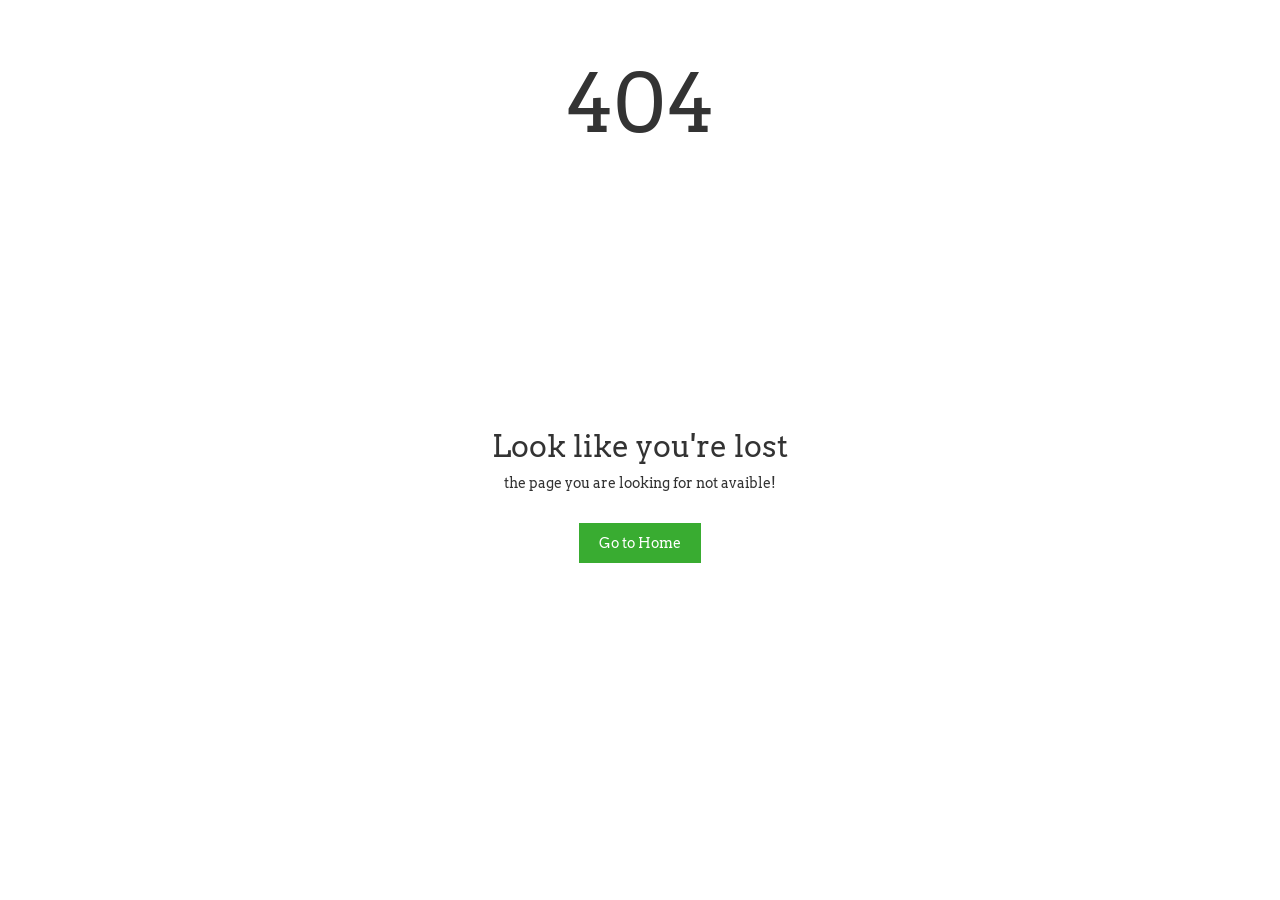
<file: 404 Page Not Found/index.html>
<!DOCTYPE html>
<html lang="en" >
<head>
  <meta charset="UTF-8">
  <title>404 page</title>
  <link rel='stylesheet' href='https://cdnjs.cloudflare.com/ajax/libs/twitter-bootstrap/3.3.7/css/bootstrap.min.css'>
<link rel='stylesheet' href='https://fonts.googleapis.com/css?family=Arvo'><link rel="stylesheet" href="./style.css">

</head>
<body>
<!-- partial:index.partial.html -->
<section class="page_404">
	<div class="container">
		<div class="row">	
		<div class="col-sm-12 ">
		<div class="col-sm-10 col-sm-offset-1  text-center">
		<div class="four_zero_four_bg">
			<h1 class="text-center ">404</h1>
		
		
		</div>
		
		<div class="contant_box_404">
		<h3 class="h2">
		Look like you're lost
		</h3>
		
		<p>the page you are looking for not avaible!</p>
		
		<a href="" class="link_404">Go to Home</a>
	</div>
		</div>
		</div>
		</div>
	</div>
</section>
<!-- partial -->
  
</body>
</html>
</file>
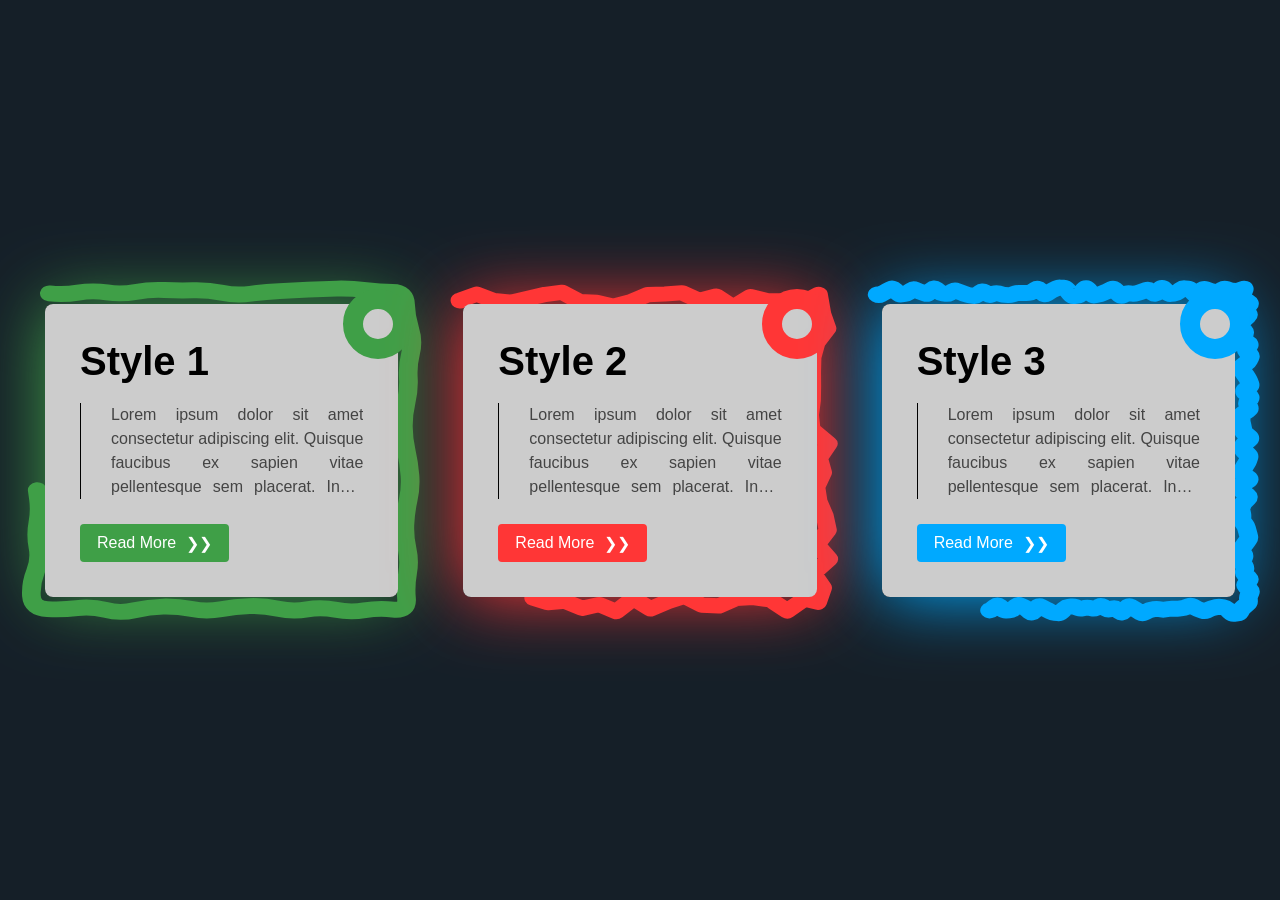
<file: Animated Border Cards/index.html>
<!DOCTYPE html>
<html lang="en">

  <head>
    <meta charset="UTF-8">
    <title>Animated Border Cards</title>
    <meta name="viewport" content="width=device-width, initial-scale=1"><link rel="stylesheet" href="./style.css">

  </head>
    
  <body>
  <article>

	<section class="sectionWrapper">

		<section id="_boxes">

			<ul>

				<li>

					<figure>

						<h2>
							Style 1
						</h2>

						<figcaption>
							Lorem ipsum dolor sit amet consectetur adipiscing elit. Quisque faucibus ex sapien vitae pellentesque sem placerat. In id cursus mi pretium tellus duis convallis. Tempus leo eu aenean sed diam urna tempor. Pulvinar vivamus fringilla lacus nec metus bibendum egestas. Iaculis massa nisl malesuada lacinia integer nunc posuere. Ut hendrerit semper vel class aptent taciti sociosqu. Ad litora torquent per conubia nostra inceptos himenaeos.
						</figcaption>

						<a href="javascript:void(0);" title="Read More">
							<em>Read More</em>
							<i>&#10095;&#10095;</i>
						</a>

					</figure>

					<svg preserveAspectRatio="none" stroke="#3F9F47" stroke-width="5" stroke-linejoin="round" stroke-linecap="round" viewBox="0 0 108 108" fill="none" xmlns="http://www.w3.org/2000/svg">
						<path d="M7.84999 4.52304C10.4167 4.87174 12.9833 4.7961 15.55 4.29611C18.1167 3.79612 20.6833 3.77393 23.25 4.22954C25.8167 4.68515 28.3833 4.63313 30.95 4.07349C33.5167 3.51385 36.0833 3.30905 38.65 3.45907C41.2167 3.6091 43.7833 3.64025 46.35 3.55252C48.9167 3.46479 51.4833 3.72872 54.05 4.34432C56.6167 4.95992 59.1833 5.05995 61.75 4.64441C64.3167 4.22888 66.8833 3.95074 69.45 3.81001C72.0167 3.66928 74.5833 3.51867 77.15 3.35817C79.7167 3.19768 82.2833 3.08289 84.85 3.0138C87.4166 2.94472 89.9833 3.10282 92.55 3.48811C95.1167 3.8734 97.5238 4.0717 99.7714 4.08301C102.019 4.09432 103.173 5.38331 103.232 7.94997C103.292 10.5166 103.67 13.0833 104.365 15.65C105.06 18.2166 105.138 20.7833 104.597 23.35C104.057 25.9166 103.853 28.4833 103.984 31.05C104.115 33.6166 103.921 36.1833 103.402 38.75C102.883 41.3166 102.633 43.8833 102.652 46.45C102.671 49.0166 102.93 51.5833 103.427 54.15C103.924 56.7166 104.256 59.2833 104.424 61.85C104.592 64.4166 104.434 66.9833 103.95 69.5499C103.466 72.1166 103.173 74.6833 103.071 77.2499C102.968 79.8166 103.161 82.3833 103.649 84.9499C104.137 87.5166 104.182 90.0833 103.785 92.6499C103.388 95.2166 103.291 97.854 103.494 100.562C103.698 103.27 102.517 104.445 99.95 104.088C97.3834 103.73 94.8167 103.807 92.25 104.318C89.6834 104.83 87.1167 104.777 84.55 104.159C81.9834 103.541 79.4167 103.494 76.8501 104.017C74.2834 104.54 71.7167 104.474 69.1501 103.82C66.5834 103.165 64.0167 102.893 61.4501 103.003C58.8834 103.114 56.3167 103.442 53.7501 103.989C51.1834 104.536 48.6167 104.517 46.0501 103.933C43.4834 103.348 40.9167 103.085 38.3501 103.144C35.7834 103.202 33.2167 103.585 30.65 104.292C28.0834 104.999 25.5167 104.974 22.95 104.217C20.3834 103.46 17.8167 103.267 15.25 103.638C12.6834 104.009 10.049 104.112 7.3471 103.947C4.64516 103.782 3.21816 102.417 3.06612 99.85C2.91407 97.2833 3.27189 94.7166 4.13956 92.15C5.00724 89.5833 5.22889 87.0166 4.80451 84.45C4.38014 81.8833 4.37256 79.3166 4.78179 76.75C5.19101 74.1833 5.23802 71.6166 4.92281 69.0499C4.60759 66.4833 4.31893 63.9166 4.05682 61.3499C3.7947 58.7833 3.76382 56.2166 3.96416 53.6499C4.1645 51.0832 4.12396 48.5166 3.84252 45.9499C3.56109 43.3832 3.70993 40.8166 4.28905 38.2499C4.86817 35.6832 5.17886 33.1165 5.22111 30.5499C5.26336 27.9832 4.95095 25.4165 4.28387 22.8499C3.61679 20.2832 3.15862 17.7165 2.90935 15.1499C2.66007 12.5832 2.77953 10.0832 3.26771 7.64992C3.7559 5.21663 5.28332 4.17434 7.84999 4.52304Z">
						</path>
					</svg>

				</li>

				<li>

					<figure>

						<h2>
							Style 2
						</h2>

						<figcaption>
							Lorem ipsum dolor sit amet consectetur adipiscing elit. Quisque faucibus ex sapien vitae pellentesque sem placerat. In id cursus mi pretium tellus duis convallis. Tempus leo eu aenean sed diam urna tempor. Pulvinar vivamus fringilla lacus nec metus bibendum egestas. Iaculis massa nisl malesuada lacinia integer nunc posuere. Ut hendrerit semper vel class aptent taciti sociosqu. Ad litora torquent per conubia nostra inceptos himenaeos.
						</figcaption>

						<a href="javascript:void(0);" title="Read More">
							<em>Read More</em>
							<i>&#10095;&#10095;</i>
						</a>

					</figure>

					<svg preserveAspectRatio="none" stroke="#FF3636" stroke-width="5" stroke-linejoin="round" stroke-linecap="round" viewBox="0 0 112 113" fill="none" xmlns="http://www.w3.org/2000/svg">
						<path d="M5.99995 7.0001H6.09995L10.75 4.97102L15.5 7.11381L20.25 7.65424L25 6.38528L29.75 5.07185L34.5 4.37598L39.25 7.4074L44 7.71973L48.75 9.00461L53.5 7.51571L58.2499 5.1471L63 4.93949L67.75 4.5446L72.5 7.10172L77.2499 5.61113L81.9999 9.29682L86.75 5.8137L91.5 7.16559L96.2499 7.20386L101 7.98377L105.75 5.04723L106.697 11.5001L108.122 16.2501L105.081 21.0001L103.973 25.7501L103.867 30.5001L103.895 35.2501L103.822 40.0001L103.304 44.7501L103.708 49.5001L108.454 54.2501L105.779 59.0001L106.911 63.7501L105.035 68.5001L105.647 73.2501L107.383 78.0001L108.242 82.7501L105.152 87.5001L108.615 92.2501L104.166 97.0001L106.903 101.75L105.494 106.5L101.75 105.427L96.9999 109.341L92.2499 105.701L87.4999 104.923L82.7499 105.233L78 107.709L73.25 107.43L68.5 104.508L63.75 106.291L59 108.664L54.25 105.196L49.5 109.575L44.75 107.241L39.9999 108.489L35.25 106.15L30.5 106.605L25.75 104.843L20.9999 108.664L16.25 106.547L11.5 106.779L6.74995 108.331L4.42624 103L8.16474 98.2501L8.15011 93.5001L5.73984 88.7501L4.98589 84.0001L6.8467 79.2501L5.48534 74.5001L8.23187 69.7501L6.24534 65.0001L4.77584 60.2501L6.44667 55.5001L8.31979 50.7501L5.89976 46.0001L4.09119 41.2501L3.98213 36.5001L3.31506 31.7501L5.71742 27.0001L4.85499 22.2501L5.21783 17.5001L8.43265 12.7501L6.15278 8.00009L5.99995 7.0001Z">
						</path>
					</svg>

				</li>

				<li>

					<figure>

						<h2>
							Style 3
						</h2>

						<figcaption>
							Lorem ipsum dolor sit amet consectetur adipiscing elit. Quisque faucibus ex sapien vitae pellentesque sem placerat. In id cursus mi pretium tellus duis convallis. Tempus leo eu aenean sed diam urna tempor. Pulvinar vivamus fringilla lacus nec metus bibendum egestas. Iaculis massa nisl malesuada lacinia integer nunc posuere. Ut hendrerit semper vel class aptent taciti sociosqu. Ad litora torquent per conubia nostra inceptos himenaeos.
						</figcaption>

						<a href="javascript:void(0);" title="Read More">
							<em>Read More</em>
							<i>&#10095;&#10095;</i>
						</a>

					</figure>

					<svg preserveAspectRatio="none" stroke="#00A9FF" stroke-width="5" stroke-linejoin="round" stroke-linecap="round" viewBox="0 0 108 108" fill="none" xmlns="http://www.w3.org/2000/svg">
						<path d="M5.38753 4.89455C5.69587 5.09339 6.0042 5.09227 6.31253 4.89117L7.23753 4.28788C7.54587 4.08679 7.8542 3.88806 8.16253 3.69172L9.08753 3.10267C9.39587 2.90633 9.7042 2.98486 10.0125 3.33827L10.9375 4.39849C11.2459 4.7519 11.5542 4.90381 11.8625 4.85422L12.7875 4.70547C13.0959 4.65588 13.4042 4.50512 13.7125 4.25317L14.6375 3.49732C14.9459 3.24537 15.2542 3.19525 15.5625 3.34697L16.4875 3.8021C16.7959 3.95381 17.1042 4.09265 17.4125 4.21861L18.3375 4.5965C18.6459 4.72246 18.9542 4.61662 19.2625 4.27897L20.1875 3.26604C20.4959 2.92839 20.8042 2.90268 21.1125 3.18891L22.0375 4.04761C22.3459 4.33384 22.6542 4.49937 22.9625 4.5442L23.8875 4.6787C24.1959 4.72354 24.5042 4.64068 24.8125 4.43013L25.7375 3.79848C26.0459 3.58793 26.3542 3.55854 26.6625 3.71033L27.5875 4.16568C27.8959 4.31746 28.2042 4.45217 28.5125 4.5698L29.4375 4.92269C29.7459 5.04032 30.0542 5.12415 30.3625 5.17417L31.2875 5.32425C31.5959 5.37427 31.9042 5.26194 32.2125 4.98725L33.1375 4.16319C33.4459 3.8885 33.7542 3.8652 34.0625 4.0933L34.9875 4.77758C35.2959 5.00568 35.6042 5.05637 35.9125 4.92967L36.8375 4.54957C37.1459 4.42286 37.4542 4.41178 37.7625 4.5163L38.6875 4.82988C38.9959 4.9344 39.3042 4.9964 39.6125 5.01587L40.5375 5.07429C40.8459 5.09377 41.1542 5.04545 41.4625 4.92935L42.3875 4.58105C42.6959 4.46495 43.0042 4.40917 43.3125 4.4137L44.2375 4.42732C44.5459 4.43186 44.8542 4.42243 45.1625 4.39902L46.0875 4.32881C46.3959 4.30541 46.7042 4.17067 47.0125 3.92461L47.9375 3.18642C48.2459 2.94035 48.5542 3.00455 48.8625 3.37902L49.7875 4.50243C50.0959 4.8769 50.4042 4.94819 50.7125 4.71629L51.6375 4.0206C51.9459 3.7887 52.2542 3.58968 52.5625 3.42353L53.4875 2.9251C53.7959 2.75896 54.1042 2.68291 54.4125 2.69696L55.3375 2.7391C55.6459 2.75314 55.9542 2.98145 56.2625 3.42402L57.1875 4.75172C57.4959 5.19429 57.8042 5.39609 58.1125 5.35712L59.0375 5.2402C59.3459 5.20122 59.6542 4.9609 59.9625 4.51923L60.8875 3.19421C61.1959 2.75254 61.5042 2.7598 61.8125 3.216L62.7375 4.58461C63.0459 5.04081 63.3542 5.23096 63.6625 5.15507L64.5875 4.92738C64.8958 4.85149 65.2042 4.73895 65.5125 4.58977L66.4375 4.14223C66.7458 3.99305 67.0542 3.8288 67.3625 3.64947L68.2875 3.11148C68.5958 2.93215 68.9042 3.06258 69.2125 3.50278L70.1375 4.82338C70.4458 5.26358 70.7542 5.39299 71.0625 5.2116L71.9875 4.66744C72.2958 4.48606 72.6042 4.42419 72.9125 4.48183L73.8375 4.65476C74.1458 4.71241 74.4542 4.67917 74.7625 4.55505L75.6875 4.18269C75.9958 4.05858 76.3042 3.93477 76.6125 3.81127L77.5375 3.44078C77.8458 3.31728 78.1542 3.39268 78.4625 3.66698L79.3875 4.48989C79.6958 4.76419 80.0042 4.70676 80.3125 4.31761L81.2375 3.15014C81.5458 2.76099 81.8542 2.75009 82.1625 3.11746L83.0875 4.21958C83.3958 4.58695 83.7042 4.75298 84.0125 4.71767L84.9375 4.61176C85.2458 4.57645 85.5542 4.4194 85.8625 4.1406L86.7875 3.3042C87.0958 3.02539 87.4042 2.9036 87.7125 2.93881L88.6375 3.04445C88.9458 3.07967 89.2542 3.2896 89.5625 3.67426L90.4875 4.82823C90.7958 5.21289 91.1042 5.20121 91.4125 4.79318L92.3375 3.56911C92.6458 3.16109 92.9542 3.02207 93.2625 3.15205L94.1875 3.542C94.4958 3.67199 94.8042 3.78533 95.1125 3.88204L96.0375 4.17217C96.3458 4.26888 96.6542 4.20183 96.9625 3.97102L97.8875 3.27859C98.1958 3.04778 98.5042 2.99605 98.8125 3.12338L99.7375 3.5054C100.046 3.63274 100.354 3.70154 100.662 3.71179L101.587 3.74255C101.896 3.7528 102.204 3.68358 102.512 3.53488L103.437 3.08879C103.746 2.94009 103.797 3.10608 103.59 3.58674L102.97 5.02872C102.763 5.50938 102.882 5.90387 103.327 6.21221L104.662 7.13721C105.108 7.44554 105.209 7.75387 104.966 8.0622L104.238 8.9872C103.995 9.29554 103.963 9.60387 104.142 9.9122L104.677 10.8372C104.856 11.1455 104.808 11.4539 104.532 11.7622L103.705 12.6872C103.429 12.9955 103.227 13.3039 103.098 13.6122L102.711 14.5372C102.583 14.8455 102.642 15.1539 102.889 15.4622L103.63 16.3872C103.877 16.6955 103.886 17.0039 103.657 17.3122L102.97 18.2372C102.741 18.5455 102.843 18.8539 103.275 19.1622L104.571 20.0872C105.003 20.3955 105.127 20.7039 104.944 21.0122L104.394 21.9372C104.21 22.2455 104.23 22.5539 104.451 22.8622L105.117 23.7872C105.339 24.0955 105.381 24.4039 105.244 24.7122L104.833 25.6372C104.696 25.9455 104.455 26.2539 104.111 26.5622L103.078 27.4872C102.734 27.7955 102.661 28.1039 102.86 28.4122L103.455 29.3372C103.654 29.6455 103.837 29.9539 104.006 30.2622L104.511 31.1872C104.68 31.4955 104.814 31.8039 104.915 32.1122L105.215 33.0372C105.316 33.3455 105.214 33.6539 104.911 33.9622L104.001 34.8872C103.698 35.1955 103.705 35.5039 104.022 35.8122L104.975 36.7372C105.292 37.0455 105.368 37.3539 105.202 37.6622L104.703 38.5872C104.537 38.8955 104.512 39.2039 104.629 39.5122L104.979 40.4372C105.095 40.7455 104.972 41.0539 104.61 41.3622L103.522 42.2872C103.16 42.5955 102.966 42.9039 102.94 43.2122L102.862 44.1372C102.836 44.4456 102.851 44.7539 102.908 45.0622L103.077 45.9872C103.134 46.2956 103.189 46.6039 103.244 46.9122L103.406 47.8372C103.46 48.1456 103.65 48.4539 103.976 48.7622L104.952 49.6872C105.278 49.9956 105.287 50.3039 104.98 50.6122L104.059 51.5372C103.752 51.8456 103.576 52.1539 103.531 52.4622L103.396 53.3872C103.351 53.6956 103.474 54.0039 103.764 54.3123L104.634 55.2373C104.924 55.5456 105.026 55.8539 104.941 56.1623L104.683 57.0873C104.598 57.3956 104.472 57.7039 104.306 58.0123L103.809 58.9373C103.643 59.2456 103.516 59.5539 103.427 59.8623L103.161 60.7873C103.072 61.0956 103.219 61.4039 103.601 61.7123L104.748 62.6373C105.13 62.9456 105.103 63.2539 104.667 63.5623L103.359 64.4873C102.923 64.7956 102.737 65.104 102.801 65.4123L102.995 66.3373C103.06 66.6456 103.252 66.954 103.573 67.2623L104.536 68.1873C104.857 68.4956 104.882 68.804 104.613 69.1123L103.803 70.0373C103.533 70.3456 103.343 70.654 103.231 70.9623L102.897 71.8873C102.785 72.1956 102.76 72.504 102.821 72.8123L103.005 73.7373C103.066 74.0456 103.094 74.354 103.088 74.6623L103.069 75.5873C103.063 75.8957 103.152 76.204 103.336 76.5123L103.889 77.4373C104.074 77.7457 104.203 78.054 104.278 78.3623L104.501 79.2873C104.576 79.5957 104.646 79.904 104.711 80.2123L104.907 81.1373C104.972 81.4457 104.911 81.754 104.723 82.0623L104.161 82.9873C103.974 83.2957 103.786 83.604 103.599 83.9123L103.035 84.8373C102.847 85.1457 102.835 85.454 102.998 85.7624L103.488 86.6874C103.651 86.9957 103.673 87.304 103.552 87.6124L103.19 88.5374C103.07 88.8457 103.087 89.154 103.242 89.4624L103.707 90.3874C103.862 90.6957 103.913 91.004 103.86 91.3124L103.701 92.2374C103.648 92.5457 103.751 92.8541 104.011 93.1624L104.789 94.0874C105.049 94.3957 105.074 94.7041 104.866 95.0124L104.242 95.9374C104.033 96.2457 104.056 96.5541 104.31 96.8624L105.072 97.7874C105.325 98.0957 105.396 98.4041 105.284 98.7124L104.948 99.6374C104.835 99.9457 104.787 100.254 104.801 100.562L104.845 101.487C104.86 101.796 104.714 102.104 104.408 102.412L103.491 103.337C103.185 103.646 102.976 103.92 102.862 104.159L102.521 104.877C102.407 105.116 102.196 105.256 101.887 105.296L100.962 105.418C100.654 105.458 100.346 105.31 100.037 104.972L99.1124 103.958C98.804 103.62 98.4957 103.426 98.1874 103.375L97.2624 103.223C96.954 103.172 96.6457 103.191 96.3373 103.279L95.4123 103.545C95.104 103.633 94.7957 103.76 94.4873 103.925L93.5623 104.419C93.254 104.584 92.9457 104.606 92.6373 104.483L91.7123 104.115C91.404 103.993 91.0957 103.831 90.7873 103.631L89.8623 103.029C89.554 102.829 89.2457 102.8 88.9373 102.942L88.0123 103.368C87.704 103.51 87.3957 103.602 87.0873 103.642L86.1623 103.763C85.854 103.804 85.5456 103.824 85.2373 103.825L84.3123 103.828C84.004 103.828 83.6956 103.857 83.3873 103.913L82.4623 104.082C82.154 104.138 81.8456 104.138 81.5373 104.081L80.6123 103.911C80.304 103.854 79.9956 103.862 79.6873 103.936L78.7623 104.159C78.454 104.233 78.1456 104.364 77.8373 104.552L76.9123 105.116C76.604 105.304 76.2956 105.288 75.9873 105.069L75.0623 104.411C74.7539 104.192 74.4456 103.977 74.1373 103.767L73.2123 103.138C72.9039 102.928 72.5956 103.026 72.2873 103.431L71.3623 104.646C71.0539 105.051 70.7456 105.115 70.4373 104.837L69.5123 104.003C69.2039 103.725 68.8956 103.632 68.5873 103.723L67.6623 103.996C67.3539 104.087 67.0456 104.023 66.7373 103.806L65.8123 103.154C65.5039 102.937 65.1956 102.911 64.8872 103.078L63.9622 103.577C63.6539 103.744 63.3456 103.795 63.0372 103.732L62.1122 103.54C61.8039 103.476 61.4956 103.476 61.1872 103.539L60.2622 103.729C59.9539 103.792 59.6456 103.759 59.3372 103.631L58.4122 103.245C58.1039 103.116 57.7956 103.071 57.4872 103.109L56.5622 103.224C56.2539 103.262 55.9456 103.447 55.6372 103.779L54.7122 104.775C54.4039 105.107 54.0955 105.26 53.7872 105.233L52.8622 105.153C52.5539 105.126 52.2455 105.015 51.9372 104.82L51.0122 104.236C50.7039 104.041 50.3955 103.851 50.0872 103.666L49.1622 103.11C48.8539 102.925 48.5455 103.035 48.2372 103.442L47.3122 104.662C47.0039 105.069 46.6955 105.124 46.3872 104.826L45.4622 103.934C45.1539 103.636 44.8455 103.41 44.5372 103.254L43.6122 102.788C43.3039 102.632 42.9955 102.702 42.6872 102.997L41.7622 103.881C41.4539 104.176 41.1455 104.332 40.8372 104.35L39.9122 104.403C39.6038 104.421 39.2955 104.273 38.9872 103.959L38.0622 103.015C37.7538 102.701 37.4455 102.695 37.1372 102.997L36.2122 103.903C35.9038 104.206 35.5955 104.367 35.2872 104.389L34.3622 104.454C34.0538 104.475 33.7455 104.34 33.4372 104.049L32.5122 103.176C32.2038 102.885 31.8955 102.883 31.5872 103.172L30.6621 104.037C30.3538 104.325 30.0455 104.378 29.7371 104.195L28.8121 103.646C28.5038 103.463 28.1955 103.445 27.8871 103.592L26.9621 104.031C26.6538 104.178 26.3455 104.23 26.0371 104.189L25.1121 104.065C24.8038 104.024 24.4955 104.122 24.1871 104.361L23.2621 105.078C22.9538 105.316 22.6455 105.215 22.3371 104.773L21.4121 103.447C21.1038 103.005 20.7954 102.879 20.4871 103.07L19.5621 103.641C19.2538 103.832 18.9454 103.916 18.6371 103.893L17.7121 103.825C17.4038 103.803 17.0954 103.694 16.7871 103.498L15.8621 102.912C15.5538 102.716 15.2454 102.734 14.9371 102.965L14.0121 103.659C13.7038 103.891 13.3954 104.041 13.0871 104.11L12.1621 104.318C11.8538 104.388 11.5454 104.469 11.2371 104.563L10.3121 104.842C10.0037 104.936 9.69541 105.01 9.38708 105.065L8.46208 105.229C8.15374 105.284 7.84541 105.269 7.53707 105.183L6.61207 104.927C6.30373 104.841 5.9954 104.766 5.68707 104.7L4.76207 104.503C4.45373 104.437 4.25964 104.242 4.17978 103.916L3.9402 102.938C3.86035 102.612 3.92186 102.295 4.12475 101.987L4.73341 101.062C4.9363 100.753 4.8632 100.445 4.51412 100.137L3.46688 99.2118C3.11779 98.9034 3.03939 98.5951 3.23168 98.2868L3.80853 97.3618C4.00081 97.0534 4.11235 96.7451 4.14314 96.4368L4.23553 95.5118C4.26633 95.2034 4.32972 94.8951 4.42572 94.5868L4.7137 93.6618C4.80969 93.3534 4.8733 93.0451 4.90452 92.7367L4.99818 91.8118C5.0294 91.5034 4.93921 91.1951 4.7276 90.8867L4.09276 89.9617C3.88114 89.6534 3.8728 89.3451 4.06773 89.0367L4.65253 88.1117C4.84746 87.8034 4.8109 87.4951 4.54286 87.1867L3.73872 86.2617C3.47068 85.9534 3.43631 85.6451 3.63561 85.3367L4.23352 84.4117C4.43282 84.1034 4.39829 83.7951 4.12993 83.4867L3.32483 82.5617C3.05647 82.2534 3.02704 81.945 3.23654 81.6367L3.86507 80.7117C4.07458 80.4034 4.18977 80.095 4.21065 79.7867L4.27328 78.8617C4.29416 78.5534 4.36953 78.245 4.4994 77.9367L4.88899 77.0117C5.01885 76.7034 4.96311 76.395 4.72177 76.0867L3.99773 75.1617C3.75638 74.8534 3.75933 74.545 4.00656 74.2367L4.74826 73.3117C4.9955 73.0034 5.11535 72.695 5.10782 72.3867L5.08523 71.4617C5.0777 71.1534 4.88683 70.845 4.51261 70.5367L3.38997 69.6117C3.01576 69.3033 2.90919 68.995 3.07027 68.6867L3.55351 67.7617C3.7146 67.4533 3.90837 67.145 4.13484 66.8367L4.81426 65.9117C5.04073 65.6033 4.95917 65.295 4.56957 64.9867L3.40078 64.0617C3.01118 63.7533 2.96864 63.445 3.27315 63.1367L4.18667 62.2117C4.49118 61.9033 4.66097 61.595 4.69605 61.2866L4.80127 60.3616C4.83634 60.0533 4.77999 59.745 4.6322 59.4366L4.18885 58.5116C4.04106 58.2033 3.96118 57.895 3.94921 57.5866L3.91328 56.6616C3.9013 56.3533 3.99838 56.045 4.20451 55.7366L4.8229 54.8116C5.02903 54.5033 5.00279 54.195 4.74418 53.8866L3.96833 52.9616C3.70972 52.6533 3.50144 52.345 3.34351 52.0366L2.86972 51.1116C2.71179 50.8033 2.78543 50.4949 3.09065 50.1866L4.00629 49.2616C4.31151 48.9533 4.49031 48.6449 4.5427 48.3366L4.69987 47.4116C4.75225 47.1033 4.77738 46.7949 4.77524 46.4866L4.76883 45.5616C4.7667 45.2533 4.66366 44.9449 4.45973 44.6366L3.84793 43.7116C3.644 43.4033 3.65391 43.0949 3.87766 42.7866L4.54892 41.8616C4.77267 41.5532 4.86391 41.2449 4.82264 40.9366L4.69883 40.0116C4.65755 39.7032 4.70494 39.3949 4.84098 39.0866L5.24909 38.1616C5.38513 37.8532 5.43106 37.5449 5.38689 37.2366L5.25435 36.3116C5.21018 36.0032 5.00183 35.6949 4.62932 35.3866L3.51177 34.4616C3.13926 34.1532 3.05332 33.8449 3.25394 33.5366L3.85582 32.6116C4.05645 32.3032 4.25657 31.9949 4.45619 31.6866L5.05504 30.7615C5.25465 30.4532 5.27457 30.1449 5.11479 29.8365L4.63544 28.9115C4.47565 28.6032 4.42306 28.2949 4.47767 27.9865L4.64149 27.0615C4.6961 26.7532 4.64922 26.4449 4.50084 26.1365L4.05572 25.2115C3.90734 24.9032 3.74181 24.5949 3.55913 24.2865L3.01107 23.3615C2.82838 23.0532 2.83955 22.7449 3.04455 22.4365L3.65958 21.5115C3.86459 21.2032 3.91547 20.8948 3.81223 20.5865L3.50251 19.6615C3.39927 19.3532 3.49617 19.0448 3.79322 18.7365L4.68436 17.8115C4.9814 17.5032 5.09306 17.1948 5.01932 16.8865L4.79809 15.9615C4.72435 15.6532 4.66452 15.3448 4.61862 15.0365L4.4809 14.1115C4.435 13.8032 4.34532 13.4948 4.21187 13.1865L3.81152 12.2615C3.67807 11.9532 3.76518 11.6448 4.07286 11.3365L4.99588 10.4115C5.30356 10.1031 5.23708 9.79481 4.79645 9.48648L3.47456 8.56147C3.03393 8.25314 2.86539 7.94481 2.96893 7.63647L3.27957 6.71147C3.38311 6.40313 3.38266 6.0948 3.2782 5.78646L2.96485 4.86146C2.86039 4.55313 2.90749 4.36569 3.10613 4.29916L3.70207 4.09956C3.90071 4.03303 4.1542 4.09918 4.46253 4.29802L5.38753 4.89455Z">
						</path>
					</svg>

				</li>

			</ul>

		</section>

	</section>

</article>
    
  </body>
  
</html>
</file>
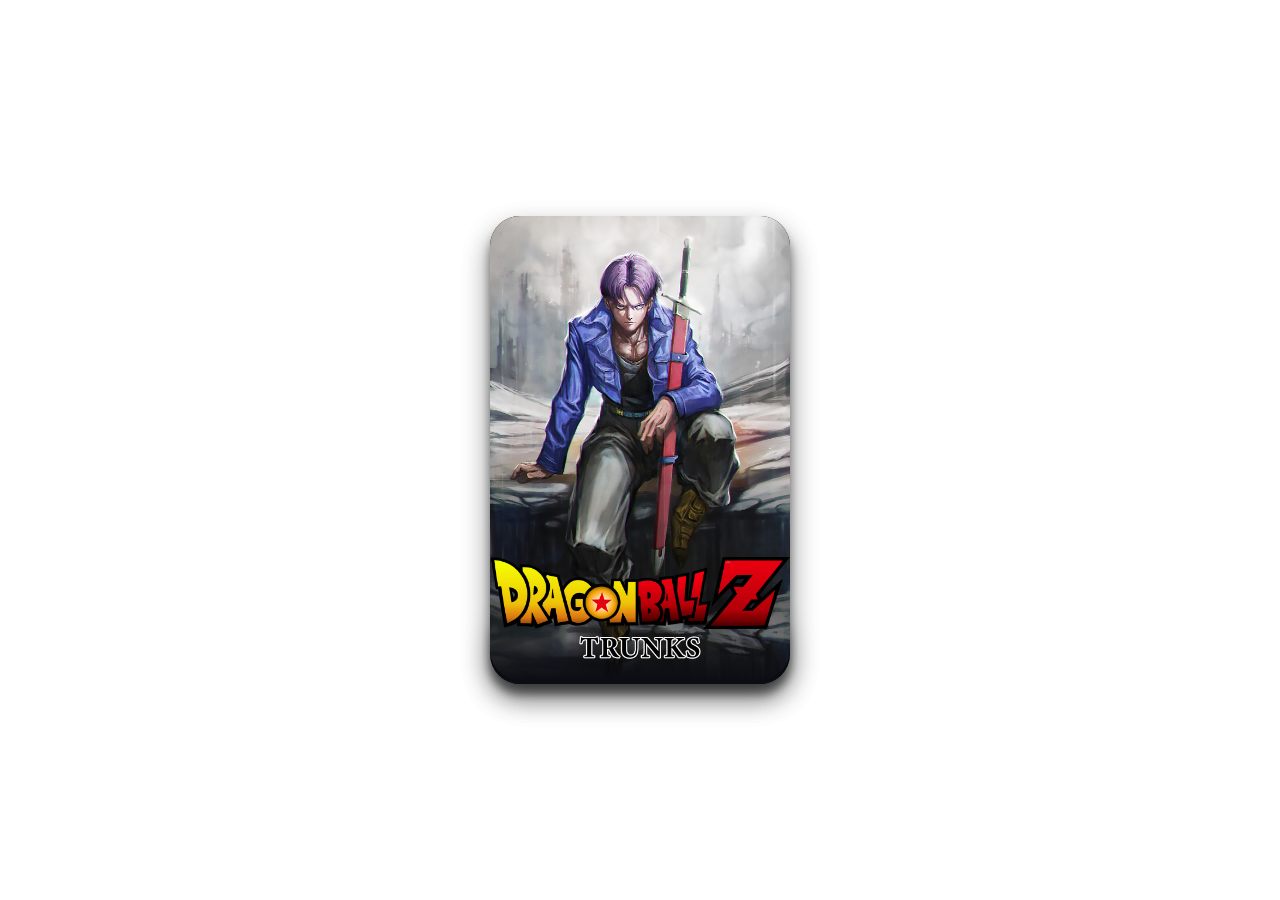
<file: Animated Card Effect/index.html>
<!DOCTYPE html>
<html lang="en" >
<!-- Code by Keyframe Effects -->
<head>
	<meta charset="UTF-8">
	<title>Card Hover Effect | @code_wars_official</title>
	<link rel="stylesheet" href="./style.css">
</head>

	<!-- Main Card Code -->
	<div class="card">
		<!-- Cover image Code -->
		<div class="wrapper">
		  <img src="img/01-Trunks.png" class="cover-image" />
		</div>
		
		<!-- Logo Code -->
		<img src="img/dbz-logo.png" class="logo" />
		
		<!-- Character image Code -->
		<img src="img/02-Trunks.png" class="character" />
	</div>
  
</body>
</html>
</file>
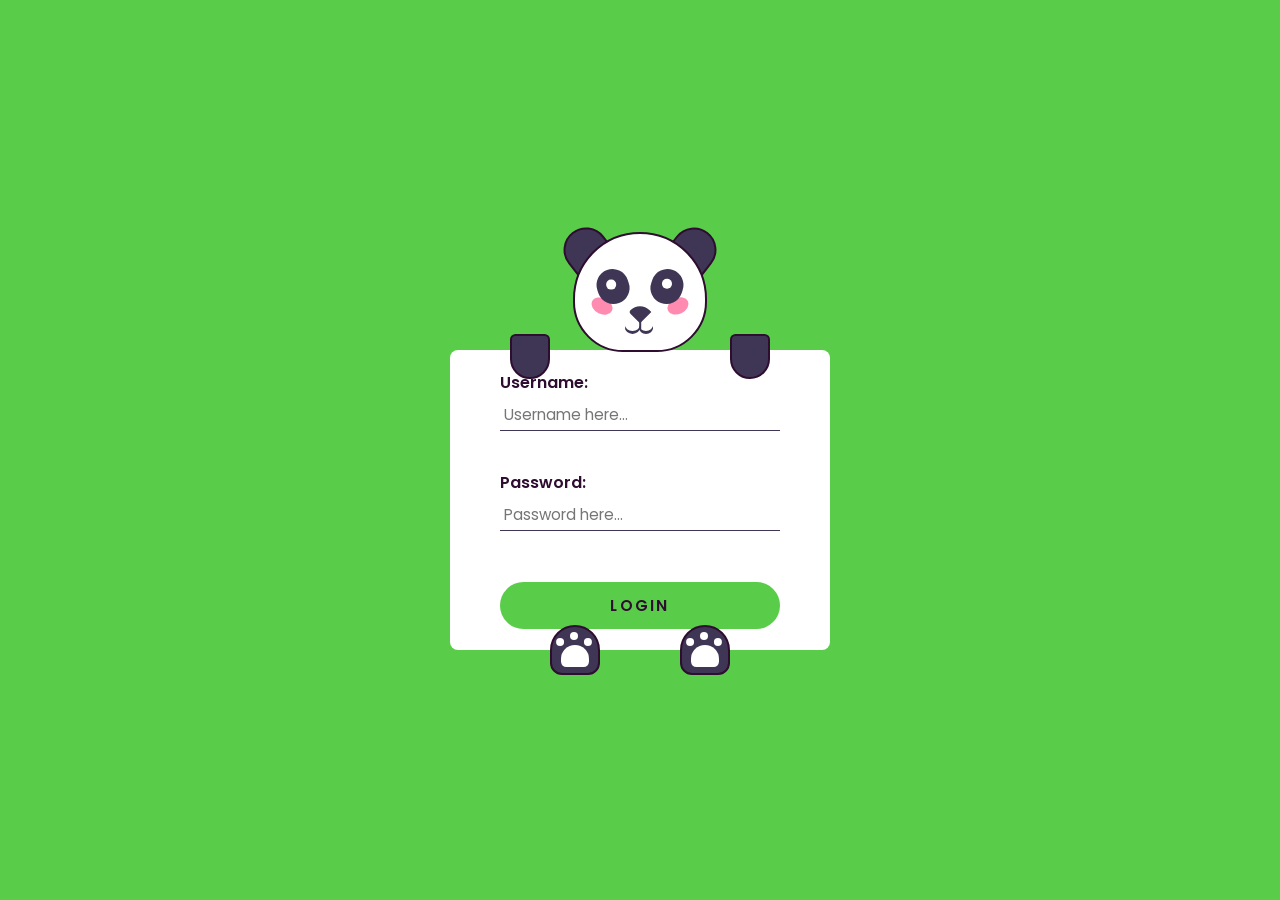
<file: Animated Login Page/index.html>
<!DOCTYPE html>
<html lang="en">
  <head>
    <meta name="viewport" content="width=device-width, initial-scale=1.0" />
    <title>Panda Login Form</title>
    <!-- Google Font -->
    <link
      href="https://fonts.googleapis.com/css2?family=Poppins:wght@400;600&display=swap"
      rel="stylesheet"
    />
    <!-- Stylesheet -->
    <link rel="stylesheet" href="style.css"/>
  </head>
  <body>
    <div class="container">
      <form>
        <label for="username">Username:</label>
        <input type="text" id="username" placeholder="Username here..." autocomplete="off"/><br>
        <label for="password">Password:</label>
        <input type="password" id="password" placeholder="Password here..." /><br>
        <button>Login</button>
      </form>
      <div class="ear-l"></div>
      <div class="ear-r"></div>
      <div class="panda-face">
        <div class="blush-l"></div>
        <div class="blush-r"></div>
        <div class="eye-l">
          <div class="eyeball-l"></div>
        </div>
        <div class="eye-r">
          <div class="eyeball-r"></div>
        </div>
        <div class="nose"></div>
        <div class="mouth"></div>
      </div>
      <div class="hand-l"></div>
      <div class="hand-r"></div>
      <div class="paw-l"></div>
      <div class="paw-r"></div>
    </div>
    <!-- Script -->
    <script src="script.js"></script>
  </body>
</html>
</file>
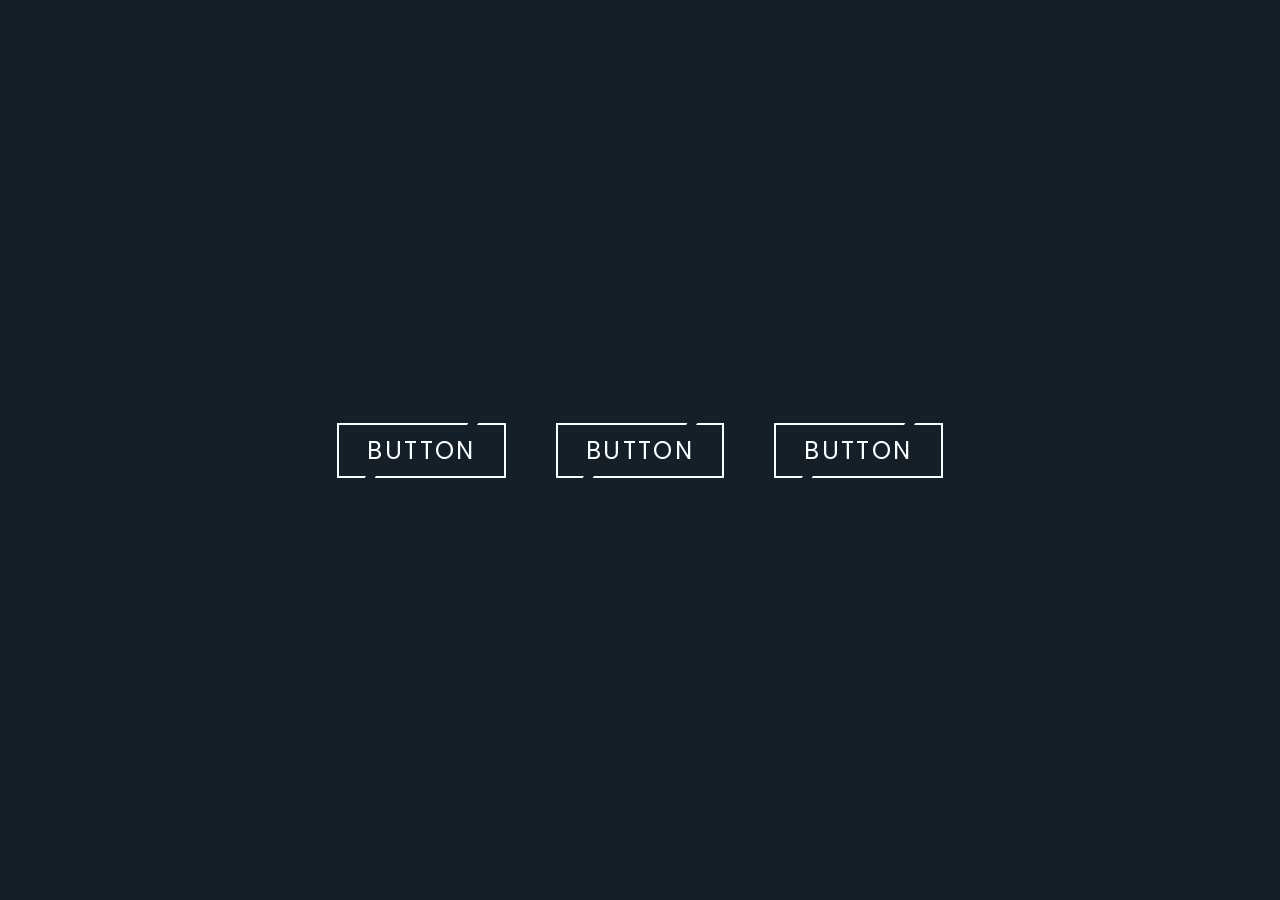
<file: Animated Neon Button/index.html>
<!DOCTYPE html>
<html>
    <head>
        <title>CSS Glowing Buttons</title>
        <link rel="stylesheet" href="./style.css">
    </head>

    <body>
        <a href="#" style="--clr:#1e9bff">
            <span>Button</span><i></i></a>
        <a href="#" style="--clr:#6eff3e">
            <span>Button</span><i></i></a>
        <a href="#" style="--clr:#ff1867">
            <span>Button</span><i></i></a>
    </body>
</html>
</file>
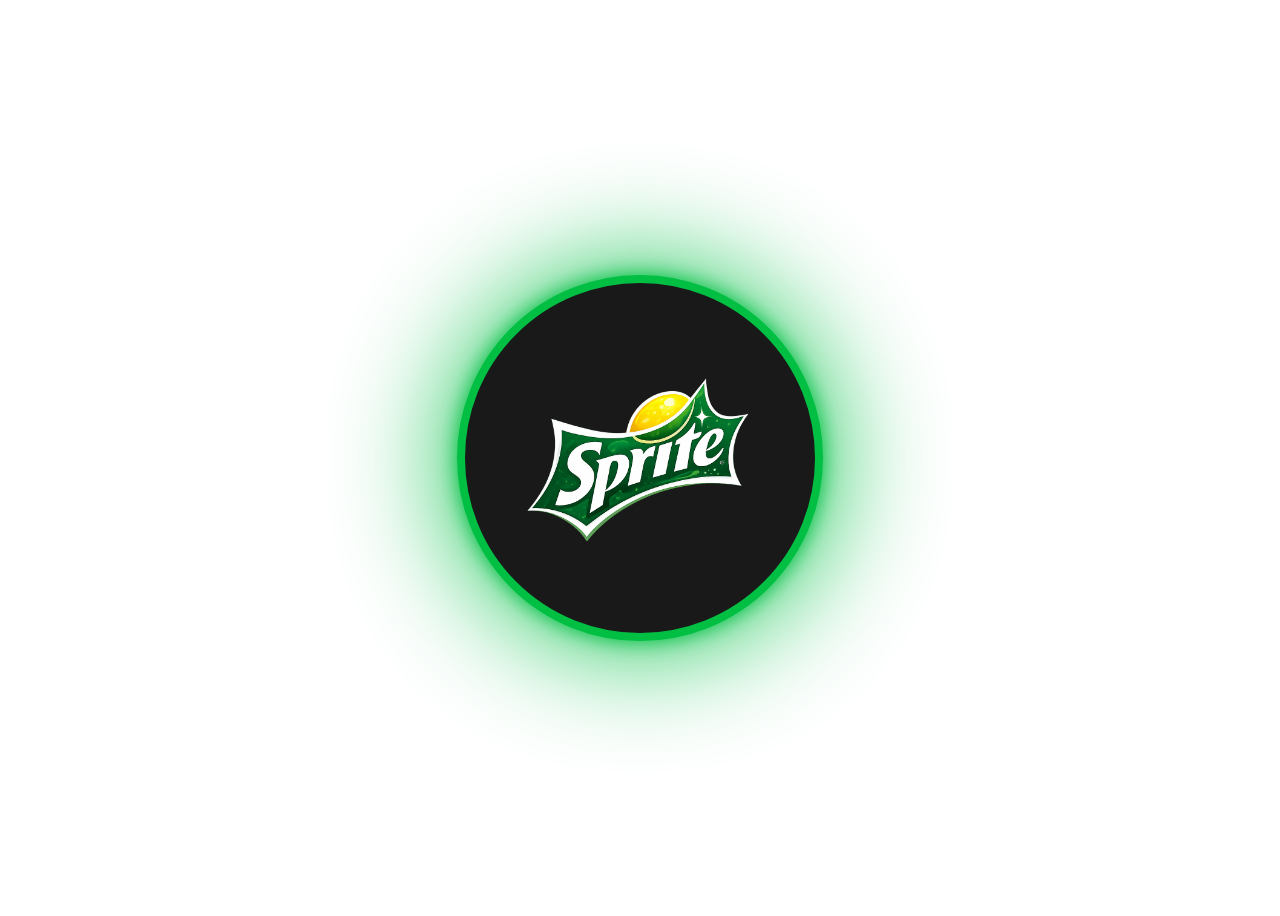
<file: Animated Product Card/index.html>
<!DOCTYPE html>
<html lang="en">
<head>
  <meta charset="UTF-8">
  <meta name="viewport" content="width=device-width, initial-scale=1.0">
  <meta http-equiv="X-UA-Compatible" content="ie=edge">
  <title>Interactive Product Card</title>
  <link rel="stylesheet" href="style.css">
</head>
<body>

  <div class="card">
    <div class="circle">
      <img src="logo.png" alt="Pepsi Logo" class="logo">
    </div>
    <img src="bottle.png" alt="Pepsi Can" class="product_img">
    <div class="content">
		<h2>SPRITE</h2>
		<p>Sprite is a cool, refreshing drink that satisfies your thirst and delights your taste buds. Our secret blend of flavors.</p>
      <a href="#">Shop Now</a>
    </div>
  </div>
  
</body>
</html>
</file>
<file: 404 Page Not Found/style.css>
/*======================
    404 page
=======================*/


.page_404{ 
    padding:40px 0; 
    background:#fff; 
    font-family: 'Arvo', 
    serif;
}

.page_404  img{ 
    width:100%;
}

.four_zero_four_bg{
    background-image: url(https://cdn.dribbble.com/users/285475/screenshots/2083086/dribbble_1.gif);
    height: 400px;
    background-position: center;
}

.four_zero_four_bg h1{
 font-size:80px;
}
 
.four_zero_four_bg h3{
	font-size:80px;
}
			 
.link_404{			 
	color: #fff!important;
    padding: 10px 20px;
    background: #39ac31;
    margin: 20px 0;
    display: inline-block;
}

.contant_box_404{ 
    margin-top:-50px;
}
</file>
<file: Animated Border Cards/style.css>
*:not(head, head *, style, script, svg, svg *),
*:not(head, head *, style, script, svg, svg *)::before,
*:not(head, head *, style, script, svg, svg *)::after {
	all: unset;
	box-sizing: border-box;
}

@charset "UTF-8";

body,
html {
	text-size-adjust: 100%;
	-webkit-text-size-adjust: 100%;
	-webkit-tap-highlight-color: transparent;
	text-rendering: optimizeLegibility;
	overflow-x: hidden;
	scrollbar-width: thin;
	scrollbar-color: gray black;
}

body {
	display: flex;
	flex-direction: column;
	align-items: center;
	justify-content: center;
	width: 100%;
	height: 100%;
	min-height: 100vh;
	margin: 0;
	background-color: #151f28;
	font: normal normal 400 16px / 150% sans-serif;
	color: #444;
}

article {
	width: 100%;
	display: flex;
	flex-direction: column;
	align-items: center;
	justify-content: flex-start;
}

article .sectionWrapper {
	width: 100%;
	display: flex;
	flex-direction: column;
	align-items: center;
	justify-content: flex-start;
	padding: 0 20px;
}

article #_boxes {
	width: 100%;
	max-width: 1265px;
	display: flex;
	flex-direction: column;
	align-items: center;
	justify-content: center;
	padding: 25px 0;
}

article #_boxes ul {
	width: 100%;
	display: flex;
	flex-direction: row;
	align-items: stretch;
	justify-content: space-between;
	flex-wrap: wrap;
	row-gap: 25px;
}

article #_boxes ul li {
	width: calc((100% / 3) - 10px);
	position: relative;
	display: flex;
	flex-direction: column;
	align-items: center;
	justify-content: center;
	padding: 25px;
	border-radius: 8px;
	z-index: 1;
	overflow: visible;
}

article #_boxes ul li:nth-child(1) {
	--cardAccent: #3f9f47;
}

article #_boxes ul li:nth-child(2) {
	--cardAccent: #ff3636;
}

article #_boxes ul li:nth-child(3) {
	--cardAccent: #00a9ff;
}

article #_boxes ul li::after {
	position: absolute;
	width: calc(100% - 50px);
	height: calc(100% - 50px);
	z-index: -2;
	border-radius: 8px;
	background-color: black;
	filter: drop-shadow(0px 0px 35px 
	var(--cardAccent)) hue-rotate(0deg);
	content: "";
}

article #_boxes ul li:nth-child(1)::after {
	animation: hue-rotate-special 7s linear infinite reverse;
}

article #_boxes ul li:nth-child(2)::after {
	animation: hue-rotate-special 9s linear infinite;
}

article #_boxes ul li:nth-child(3)::after {
	animation: hue-rotate-special 5s linear infinite 
	alternate-reverse;
}

@keyframes hue-rotate-special {
	to {
		filter: drop-shadow(0px 0px 35px var(--cardAccent)) hue-rotate(360deg);
	}
}

article #_boxes ul li svg {
	position: absolute;
	inset: 0;
	width: 100%;
	height: 100%;
	pointer-events: none;
	z-index: -1;
}

article #_boxes ul li:nth-child(1) svg {
	stroke-dasharray: 331 66;
	animation: dash 7s linear infinite reverse;
}

article #_boxes ul li:nth-child(2) svg {
	stroke-dasharray: 307 131;
	animation: dash2 9s linear infinite;
}

article #_boxes ul li:nth-child(3) svg {
	stroke-dasharray: 309 154;
	animation: dash3 5s linear infinite alternate-reverse;
}

@keyframes dash {
	to {
		stroke-dashoffset: -397px;
		filter: hue-rotate(360deg);
	}
}

@keyframes dash2 {
	to {
		stroke-dashoffset: -438px;
		filter: hue-rotate(360deg);
	}
}

@keyframes dash3 {
	to {
		stroke-dashoffset: -463px;
		filter: hue-rotate(360deg);
	}
}

article #_boxes ul li figure {
	position: relative;
	background-color: #ccc;
	border-radius: 8px;
	width: 100%;
	display: flex;
	flex-direction: column;
	align-items: flex-start;
	justify-content: center;
	padding: 35px;
	z-index: 1;
}

article #_boxes ul li figure::after {
	position: absolute;
	top: -15px;
	right: -15px;
	width: 70px;
	height: 70px;
	border: 20px solid var(--cardAccent);
	border-radius: 100%;
	pointer-events: none;
	z-index: 1;
	content: "";
}

article #_boxes ul li figure h2 {
	color: black;
	font-weight: 700;
	line-height: 110%;
	text-transform: capitalize;
	font-size: 250%;
	margin-bottom: 20px;
}

article #_boxes ul li figure figcaption {
	padding-left: 30px;
	border-left: 1px solid black;
	text-align: justify;
	text-justify: inter-word;
	display: -webkit-box;
	-webkit-line-clamp: 4;
	-webkit-box-orient: vertical;
	overflow: hidden;
}

article #_boxes ul li figure a {
	position: relative;
	display: flex;
	flex-direction: row;
	align-items: center;
	justify-content: space-between;
	margin-top: 25px;
	background-color: var(--cardAccent);
	padding: 7px 17px;
	cursor: pointer;
	border-radius: 4px;
	overflow: hidden;
	z-index: 1;
}

article #_boxes ul li figure a::after {
	position: absolute;
	right: calc(100% + 1px);
	bottom: 0;
	width: 100%;
	height: 100%;
	background-color: black;
	border-radius: 4px;
	transition: all 0.3s ease;
	z-index: -1;
	content: "";
}

article #_boxes ul li figure a:hover::after {
	right: 0;
	transition: all 0.3s ease;
}

article #_boxes ul li:nth-child(1) figure a,
article #_boxes ul li:nth-child(1) figure::after {
	animation: hue-rotate 7s linear infinite reverse;
}

article #_boxes ul li:nth-child(2) figure a,
article #_boxes ul li:nth-child(2) figure::after {
	animation: hue-rotate 9s linear infinite;
}

article #_boxes ul li:nth-child(3) figure a,
article #_boxes ul li:nth-child(3) figure::after {
	animation: hue-rotate 5s linear infinite alternate-reverse;
}

@keyframes hue-rotate {
	to {
		filter: hue-rotate(360deg);
	}
}

article #_boxes ul li figure a em {
	color: white;
	font-weight: 500;
	margin-right: 10px;
}

article #_boxes ul li figure a i {
	display: flex;
	flex-direction: row;
	align-items: center;
	justify-content: space-between;
	color: white;
	position: relative;
	top: 1px;
	transition: all 0.3s ease;
}

article #_boxes ul li figure a:hover i {
	margin-left: 10px;
	transition: all 0.3s ease;
}

@media (max-width: 1050px) {
	article #_boxes ul li {
		width: 100%;
	}
}

@media (max-width: 900px) {
	article #_boxes ul li figure h2 {
		font-size: 200%;
	}
}

@media (max-width: 450px) {
	article #_boxes ul li figure::after {
		width: 50px;
		height: 50px;
		border: 15px solid var(--cardAccent);
	}
}
</file>
<file: Animated Card Effect/style.css>
* {
	box-sizing: border-box;
}

body {
	width: 100%;
	height: 100vh;
	margin: 0;
	display: flex;
	justify-content: center;
	align-items: center;
	background: white;
}

.card {
	width: 300px;
	height: 455px;
	position: relative;
	display: flex;
	justify-content: center;
	align-items: center;
	padding: 0 36px;
	perspective: 2500px;
	cursor: pointer;
	border-radius: 30px;
}

.cover-image {
	width: 100%;
	height: 100%;
	object-fit: cover;
}

.wrapper {
	transition: all 0.5s;
	position: absolute;
	width: 100%;
	z-index: -1;
	background: #000;
	border-radius: 30px;
	box-shadow: rgba(0, 0, 0, 0.25) 0px 14px 28px, rgba(0, 0, 0, 0.22) 0px 10px 10px;
}

.wrapper img {
	border-radius: 30px;
	box-shadow: rgba(0, 0, 0, 0.25) 0px 14px 28px, rgba(0, 0, 0, 0.22) 0px 10px 10px;
}

.card:hover .wrapper {
	transform: perspective(900px) translateY(-5%) rotateX(25deg) translateZ(0);
	box-shadow: 2px 35px 32px -8px rgba(0, 0, 0, 0.75);
	-webkit-box-shadow: 2px 35px 32px -8px rgba(0, 0, 0, 0.75);
	-moz-box-shadow: 2px 35px 32px -8px rgba(0, 0, 0, 0.75);
}

.wrapper::before,
.wrapper::after {
	content: "";
	opacity: 0;
	width: 100%;
	height: 80px;
	transition: all 0.5s;
	border-radius: 30px;
	position: absolute;
	left: 0;
	box-shadow: rgba(0, 0, 0, 0.25) 0px 14px 28px, rgba(0, 0, 0, 0.22) 0px 10px 10px;
}
.wrapper::before {
	top: 0;
	height: 100%;
	background-image: linear-gradient(to top,transparent 46%,rgba(12, 13, 19, 0.5) 68%,rgba(12, 13, 19) 97%);
}

.wrapper::after {
	bottom: 0;
	opacity: 1;
	background-image: linear-gradient(to bottom,transparent 46%,rgba(12, 13, 19, 0.5) 68%,rgba(12, 13, 19) 97%);
}

.card:hover .wrapper::before,
.wrapper::after {
	opacity: 1;
}

.card:hover .wrapper::after {
	height: 120px;
}

.logo {
	width: 100%;
	transition: transform 0.5s;
	position: absolute;
    bottom: 10px;
}

.card:hover .logo {
	transform: translate3d(0%, -50px, 100px);
}

.card:hover .cover-image {
    opacity: 0.3;
}

.character {
	width: 100%;
	opacity: 0;
	transition: all 0.5s;
	filter: drop-shadow(2px 2px 2px #000);
	position: absolute;
	z-index: -1;
}

.card:hover .character {
	opacity: 1;
	transform: translate3d(5%, -20%, 670px);
}
</file>
<file: Animated Login Page/style.css>
*{
  padding: 0;
  margin: 0;
  box-sizing: border-box;
  font-family: "Poppins", sans-serif;
}
body {
  background-color: #59cd49;
}
.container {
  height: 31.25em;
  width: 31.25em;
  position: absolute;
  transform: translate(-50%, -50%);
  top: 50%;
  left: 50%;
}
form {
  width: 23.75em;
  height: 18.75em;
  background-color: #ffffff;
  position: absolute;
  transform: translate(-50%, -50%);
  top: calc(50% + 3.1em);
  left: 50%;
  padding: 0 3.1em;
  display: flex;
  flex-direction: column;
  justify-content: center;
  border-radius: 0.5em;
}
form label {
  display: block;
  margin-bottom: 0.2em;
  font-weight: 600;
  color: #2e0d30;
}
form input {
  font-size: 0.95em;
  font-weight: 400;
  color: #3f3554;
  padding: 0.3em;
  border: none;
  border-bottom: 0.12em solid #3f3554;
  outline: none;
}
form input:focus {
  border-color: #59cd49;
}
form input:not(:last-child) {
  margin-bottom: 0.9em;
}
form button {
  font-size: 0.95em;
  padding: 0.8em 0;
  border-radius: 2em;
  border: none;
  cursor: pointer;
  outline: none;
  background-color: #59cd49;
  color: #2e0d30;
  text-transform: uppercase;
  font-weight: 600;
  letter-spacing: 0.15em;
  margin-top: 0.8em;
  transition: 0.5s ;
}

.panda-face {
  height: 7.5em;
  width: 8.4em;
  background-color: #ffffff;
  border: 0.18em solid #2e0d30;
  border-radius: 7.5em 7.5em 5.62em 5.62em;
  position: absolute;
  top: 2em;
  margin: auto;
  left: 0;
  right: 0;
}
.ear-l,
.ear-r {
  background-color: #3f3554;
  height: 2.5em;
  width: 2.81em;
  border: 0.18em solid #2e0d30;
  border-radius: 2.5em 2.5em 0 0;
  top: 1.75em;
  position: absolute;
}
.ear-l {
  transform: rotate(-38deg);
  left: 10.75em;
}
.ear-r {
  transform: rotate(38deg);
  right: 10.75em;
}
.blush-l,
.blush-r {
  background-color: #ff8bb1;
  height: 1em;
  width: 1.37em;
  border-radius: 50%;
  position: absolute;
  top: 4em;
}
.blush-l {
  transform: rotate(25deg);
  left: 1em;
}
.blush-r {
  transform: rotate(-25deg);
  right: 1em;
}
.eye-l,
.eye-r {
  background-color: #3f3554;
  height: 2.18em;
  width: 2em;
  border-radius: 2em;
  position: absolute;
  top: 2.18em;
}
.eye-l {
  left: 1.37em;
  transform: rotate(-20deg);
}
.eye-r {
  right: 1.37em;
  transform: rotate(20deg);
}
.eyeball-l,
.eyeball-r {
  height: 0.6em;
  width: 0.6em;
  background-color: #ffffff;
  border-radius: 50%;
  position: absolute;
  left: 0.6em;
  top: 0.6em;
  transition: 1s all;
}
.eyeball-l {
  transform: rotate(20deg);
}
.eyeball-r {
  transform: rotate(-20deg);
}
.nose {
  height: 1em;
  width: 1em;
  background-color: #3f3554;
  position: absolute;
  top: 4.37em;
  margin: auto;
  left: 0;
  right: 0;
  border-radius: 1.2em 0 0 0.25em;
  transform: rotate(45deg);
}
.nose:before {
  content: "";
  position: absolute;
  background-color: #3f3554;
  height: 0.6em;
  width: 0.1em;
  transform: rotate(-45deg);
  top: 0.75em;
  left: 1em;
}
.mouth,
.mouth:before {
  height: 0.75em;
  width: 0.93em;
  background-color: transparent;
  position: absolute;
  border-radius: 50%;
  box-shadow: 0 0.18em #3f3554;
}
.mouth {
  top: 5.31em;
  left: 3.12em;
}
.mouth:before {
  content: "";
  position: absolute;
  left: 0.87em;
}
.hand-l,
.hand-r {
  background-color: #3f3554;
  height: 2.81em;
  width: 2.5em;
  border: 0.18em solid #2e0d30;
  border-radius: 0.6em 0.6em 2.18em 2.18em;
  transition: 1s all;
  position: absolute;
  top: 8.4em;
}
.hand-l {
  left: 7.5em;
}
.hand-r {
  right: 7.5em;
}
.paw-l,
.paw-r {
  background-color: #3f3554;
  height: 3.12em;
  width: 3.12em;
  border: 0.18em solid #2e0d30;
  border-radius: 2.5em 2.5em 1.2em 1.2em;
  position: absolute;
  top: 26.56em;
}
.paw-l {
  left: 10em;
}
.paw-r {
  right: 10em;
}
.paw-l:before,
.paw-r:before {
  position: absolute;
  content: "";
  background-color: #ffffff;
  height: 1.37em;
  width: 1.75em;
  top: 1.12em;
  left: 0.55em;
  border-radius: 1.56em 1.56em 0.6em 0.6em;
}
.paw-l:after,
.paw-r:after {
  position: absolute;
  content: "";
  background-color: #ffffff;
  height: 0.5em;
  width: 0.5em;
  border-radius: 50%;
  top: 0.31em;
  left: 1.12em;
  box-shadow: 0.87em 0.37em #ffffff, -0.87em 0.37em #ffffff;
}
@media screen and (max-width: 500px) {
  .container {
    font-size: 14px;
  }
}
</file>
<file: Animated Neon Button/style.css>
@import url('https://fonts.googleapis.com/css2?family=Poppins:ital,wght@0,100;0,200;0,300;0,400;0,500;0,600;0,700;0,800;0,900;1,100;1,200;1,300;1,400;1,500;1,600;1,700;1,800;1,900&display=swap');

*{
    margin: 0;
    padding: 0;
    box-sizing: border-box;
    font-family: "Poppins", sans-serif;
}

body{
    display: flex;
    justify-content: center;
    align-items: center;
    min-height: 100vh;
    background: #151F28;
    
    gap: 50px; 
}

a{
    position: relative;
    background: #fff;
    color: #fff;
    text-decoration: none;
    text-transform: uppercase;
    font-size: 1.5rem;
    letter-spacing: 0.1em;
    font-weight: 400;
    padding: 10px 30px;
    transition: 0.5s;
}

a:hover{
    background: var(--clr);
    color: var(--clr);
    letter-spacing: 0.25em;
    box-shadow: 0 0 35px var(--clr);
}

a::before{
    content: '';
    position: absolute;
    inset: 2px;
    background: #151F28;
}

a span{
    position: relative;
    z-index: 1;
}

a i{
    position: absolute;
    inset: 0;
    display: block;
}

a i::before{
    content: '';
    position: absolute;
    top: 0;
    left: 80%;
    width: 10px;
    height: 4px;
    background: #151F28;
    transform: translateX(-50%) skewX(325deg);
    transition: 0.5s;
}

a:hover i::before{
    width: 20px;
    left: 20%;
}

a i::after{
    content: '';
    position: absolute;
    bottom: 0;
    left: 20%;
    width: 10px;
    height: 4px;
    background: #151F28;
    transform: translateX(-50%) skewX(325deg);
    transition: 0.5s;
}

a:hover i::after{
    width: 20px;
    left: 80%;
}
</file>
<file: Animated Product Card/style.css>
@import url("https://fonts.googleapis.com/css?family=Poppins:200,300,400,500,600,700,800,900&display=swap");

* {
  margin: 10;
  padding-right: 0;
  box-sizing: border-box;
  font-family: "Poppins", sans-serif;
}

body {
  display: flex;
  justify-content: center;
  align-items: center;
  min-height: 100vh;
  background: white;
  --clr: #00bf43;
  overflow: hidden;
}

.card {
  position: relative;
  width: 300px;
  height: 350px;
  display: flex;
  justify-content: center;
  align-items: center;
  transition: 0.5s;
  transition-delay: 0.5s;
}

.card:hover {
  width: 600px;
  transition-delay: 0.5s;
}

.card .circle {
  position: absolute;
  top: 0;
  left: 0;
  width: 100%;
  height: 100%;
  border-radius: 20px;
  display: flex;
  justify-content: center;
  align-items: center;
}

.card .circle::before {
  content: "";
  position: absolute;
  top: 30;
  left: 2;
  right: 2;
  width: 350px;
  height: 350px;
  border-radius: 50%;
  background: #191919;
  border: 8px solid var(--clr);
  transition: 0.5s, background 0.5s;
  transition-delay: 0.75s, 1s;
  filter: drop-shadow(0 0 10px var(--clr)) drop-shadow(0 0 60px var(--clr));
}

.card:hover .circle::before {
  transition-delay: 0.5s;
  width: 100%;
  height: 100%;
  border-radius: 20px;
  background: var(--clr);
}

.card .circle .logo {
  position: relative;
  bottom: -10px;
  left: -10px;
  width: 310px;
  transition: 0.5s;
  transition-delay: 0.5s;
}

.card:hover .circle .logo {
  transform: scale(0);
  transition-delay: 0s;
}

.card .product_img {
  position: absolute;
  top: 50%;
  left: 50%;
  bottom: -50px;
  transform: translate(-50%, -50%) scale(0) rotate(315deg);
  height: 300px;
  transition: 0.5s ease-in-out;
}

.card:hover .product_img {
  transition-delay: 0.75s;
  top: 25%;
  left: 75%;
  height: 530px;
  transform: translate(-50%, -50%) scale(1) rotate(15deg);
}

.card .content {
  position: absolute;
  width: 50%;
  left: 20%;
  padding: 20px 20px 20px 20px;
  opacity: 0;
  transition: 0.5s;
  visibility: hidden;
}

.card:hover .content {
  transition-delay: 0.75s;
  opacity: 1;
  visibility: visible;
  left: 20px;
}

.card .content h2 {
  color: #fff;
  text-transform: uppercase;
  font-size: 2.5em;
  line-height: 1em;
}

.card .content p {
  color: #fff;
}

.card .content a {
  position: relative;
  color: black;
  background: white;
  padding: 10px 20px;
  border-radius: 10px;
  display: inline-block;
  text-decoration: none;
  font-weight: 600;
  margin-top: 10px;
}
</file>
